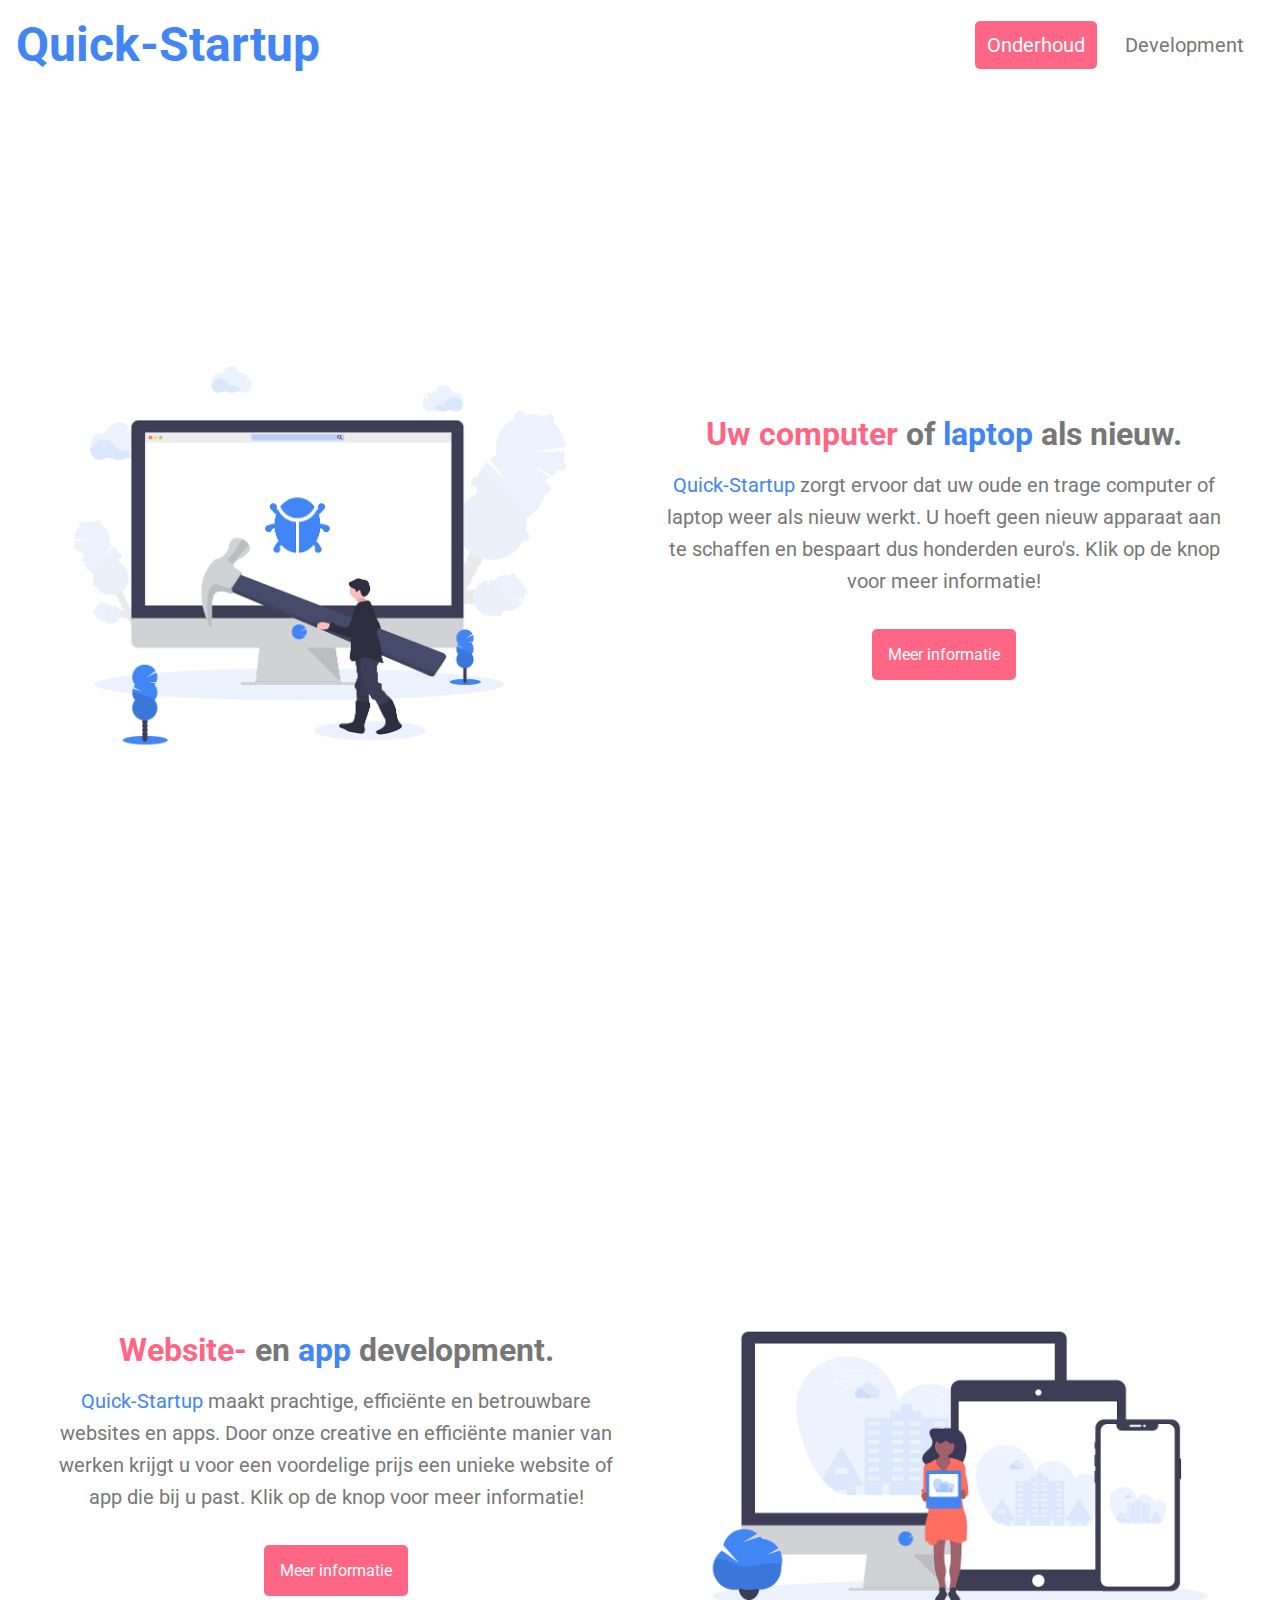
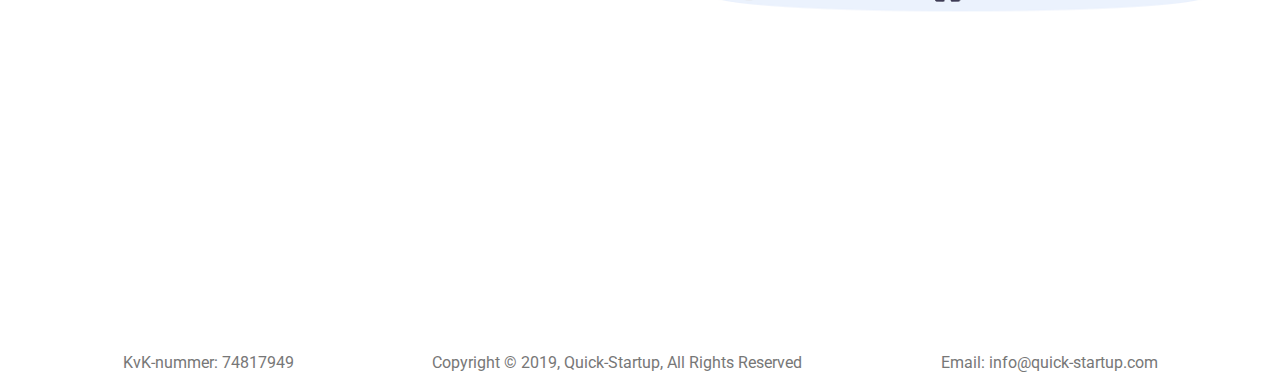
<file: index.html>
<!DOCTYPE html>
<html lang="en">

<head>
  <meta charset="UTF-8">
  <meta name="viewport" content="width=device-width, initial-scale=1.0">
  <meta http-equiv="X-UA-Compatible" content="ie=edge">

  <!-- Description -->
  <meta name="description"
    content="Quick-Startup computer en laptop reparatie en onderhoud, website- en app development.">

  <!-- Meta tags -->
  <meta name="keywords"
    content="Quick-Startup,Zoetermeer,Computer,Onderhoud,Reparatie,Upgrade,Support,Programming">
    
  <meta name="robots" content="index, follow">

  <!-- Title -->
  <title>Quick-Startup | Zoetermeer | ICT services</title>

  <!-- Fontsawesome -->
  <link rel="stylesheet" href="https://use.fontawesome.com/releases/v5.8.1/css/all.css"
    integrity="sha384-50oBUHEmvpQ+1lW4y57PTFmhCaXp0ML5d60M1M7uH2+nqUivzIebhndOJK28anvf" crossorigin="anonymous">

  <!-- CSS -->
  <link rel="stylesheet" href="css/style.css">
  <link rel="stylesheet" media="screen and (max-width: 767px)" href="css/mobile.css">
  <link rel="stylesheet" media="screen and (max-width: 1023px)" href="css/tablet.css">

</head>

<body>
  <!-- Navbar -->
  <nav id="navbar">
    <div class="m-1">
      <a href="index.html">
        <h1 class="primary-text l-heading">
          Quick-Startup
        </h1>
      </a>
    </div>
    <div class="m-1">
      <ul class="m-text">
        <li><a class="nav-item active-btn" href="#onderhoud">Onderhoud</a></li>
        <li><a class="nav-item" href="#development">Development</a></li>
      </ul>
    </div>
  </nav>

  <!-- Section Onderhoud -->
  <section id="onderhoud" class="flex-container m-1">
    <div class="onderhoud-img img-block"></div>
    <div class="text-block">
      <h2 class="m-heading">
        <span class="secondary-text">Uw computer</span> of <span class="primary-text">laptop</span> als nieuw.
      </h2>
      <p class="m-1">
        <span class="primary-text">Quick-Startup</span> zorgt ervoor dat uw oude en trage computer of laptop weer als nieuw werkt.
        U hoeft geen nieuw apparaat aan te schaffen en bespaart dus honderden euro's. Klik op de knop voor meer informatie!
      </p>
      <a class="primary-btn" href="onderhoud.html">Meer informatie</a>
    </div>
  </section>

  <!-- Section Development -->
  <section id="development" class="flex-container m-1">
    <div class="development-text text-block">
      <h2 class="m-heading">
        <span class="secondary-text">Website- </span>en <span class="primary-text">app</span> development.
      </h2>
      <p class="m-1">
        <span class="primary-text">Quick-Startup </span>maakt prachtige, efficiënte en betrouwbare websites en apps.
        Door onze creative en efficiënte manier van werken krijgt u voor een voordelige prijs een unieke website of app die bij u past.
        Klik op de knop voor meer informatie!
      </p>
      <a class="primary-btn" href="development.html">Meer informatie</a>
    </div>
    <div class="development-img img-block"></div>
  </section>

  <!-- Footer -->
  <footer id="main-footer">
    <div class="m-1">
      KvK-nummer: 74817949
    </div>
    <div class="m-1">
      Copyright &copy; 2019, Quick-Startup, All Rights Reserved
    </div>
    <div class="m-1">
      Email: info@quick-startup.com
    </div>
  </footer>
</body>

</html>

<!-- JQuery CDN -->
<script src="https://code.jquery.com/jquery-3.4.1.min.js"
  integrity="sha256-CSXorXvZcTkaix6Yvo6HppcZGetbYMGWSFlBw8HfCJo=" crossorigin="anonymous"></script>

<script src="js/main.js"></script>
</file>
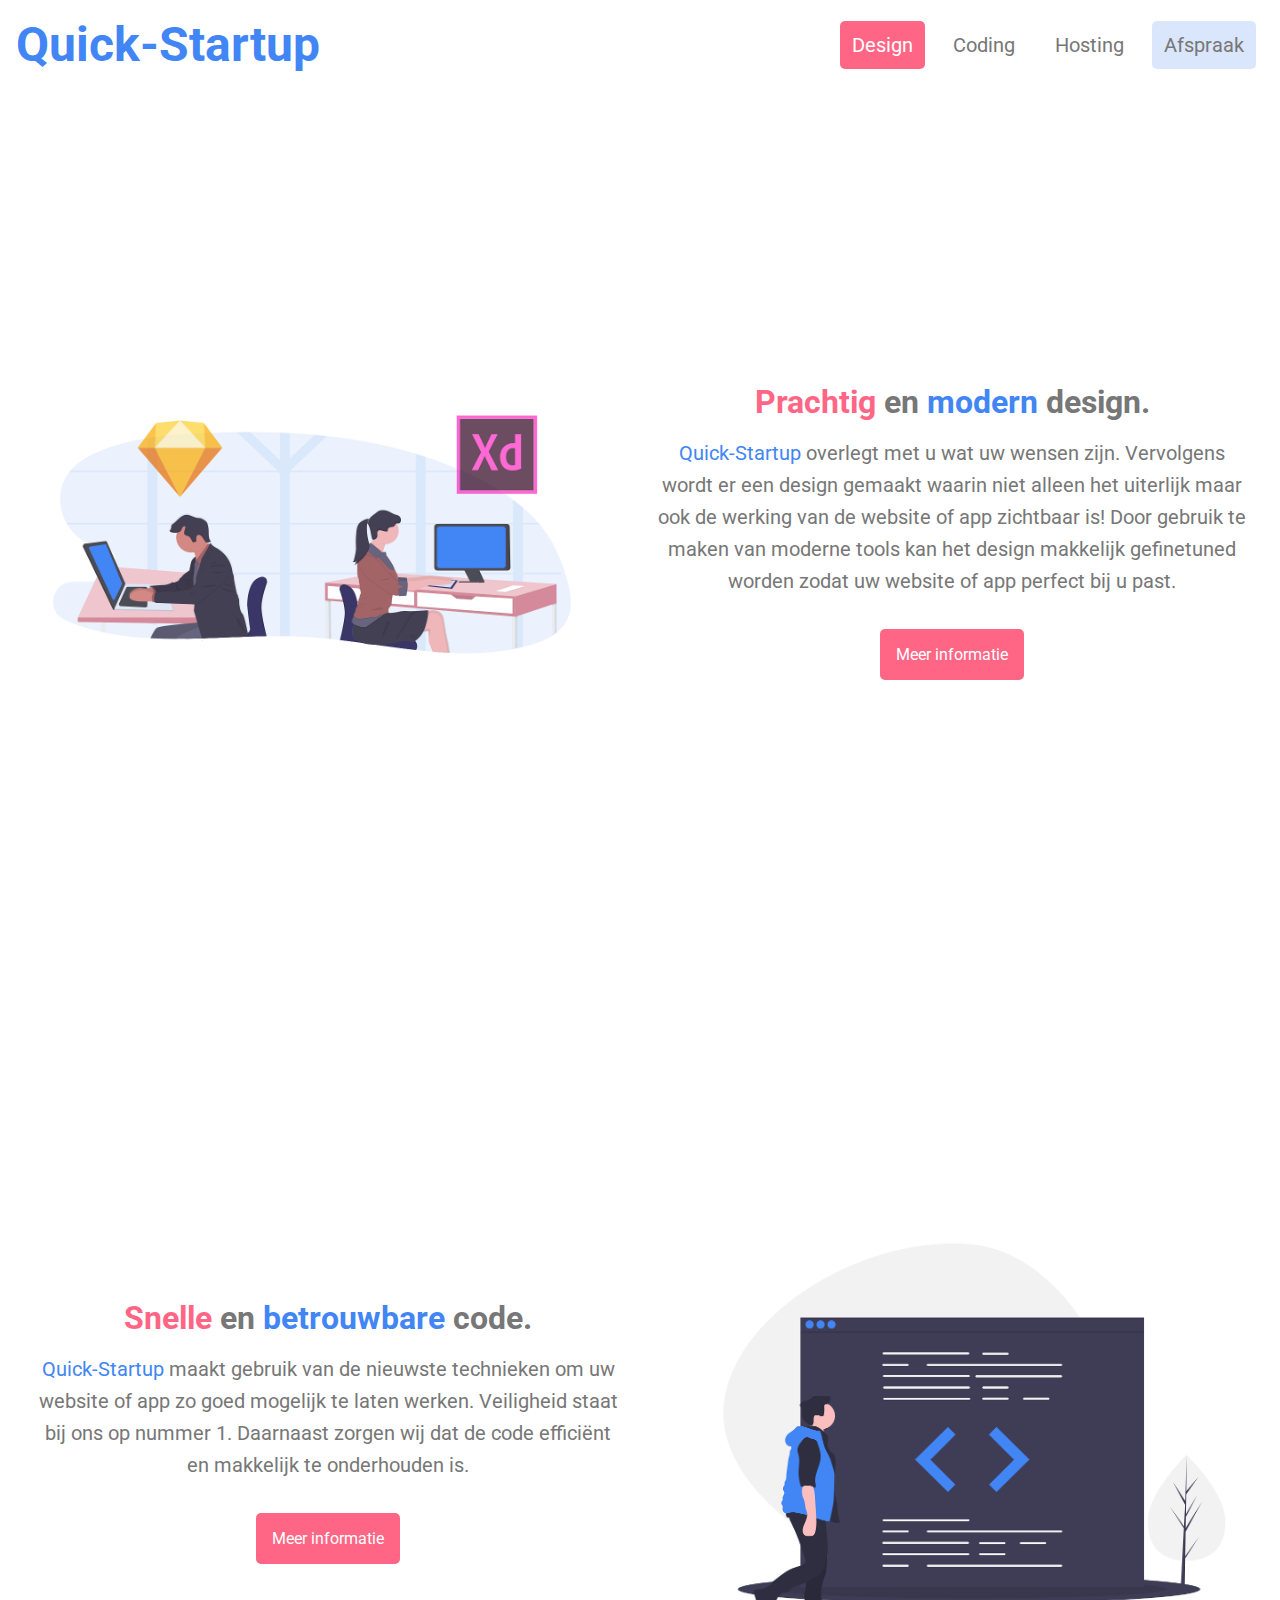
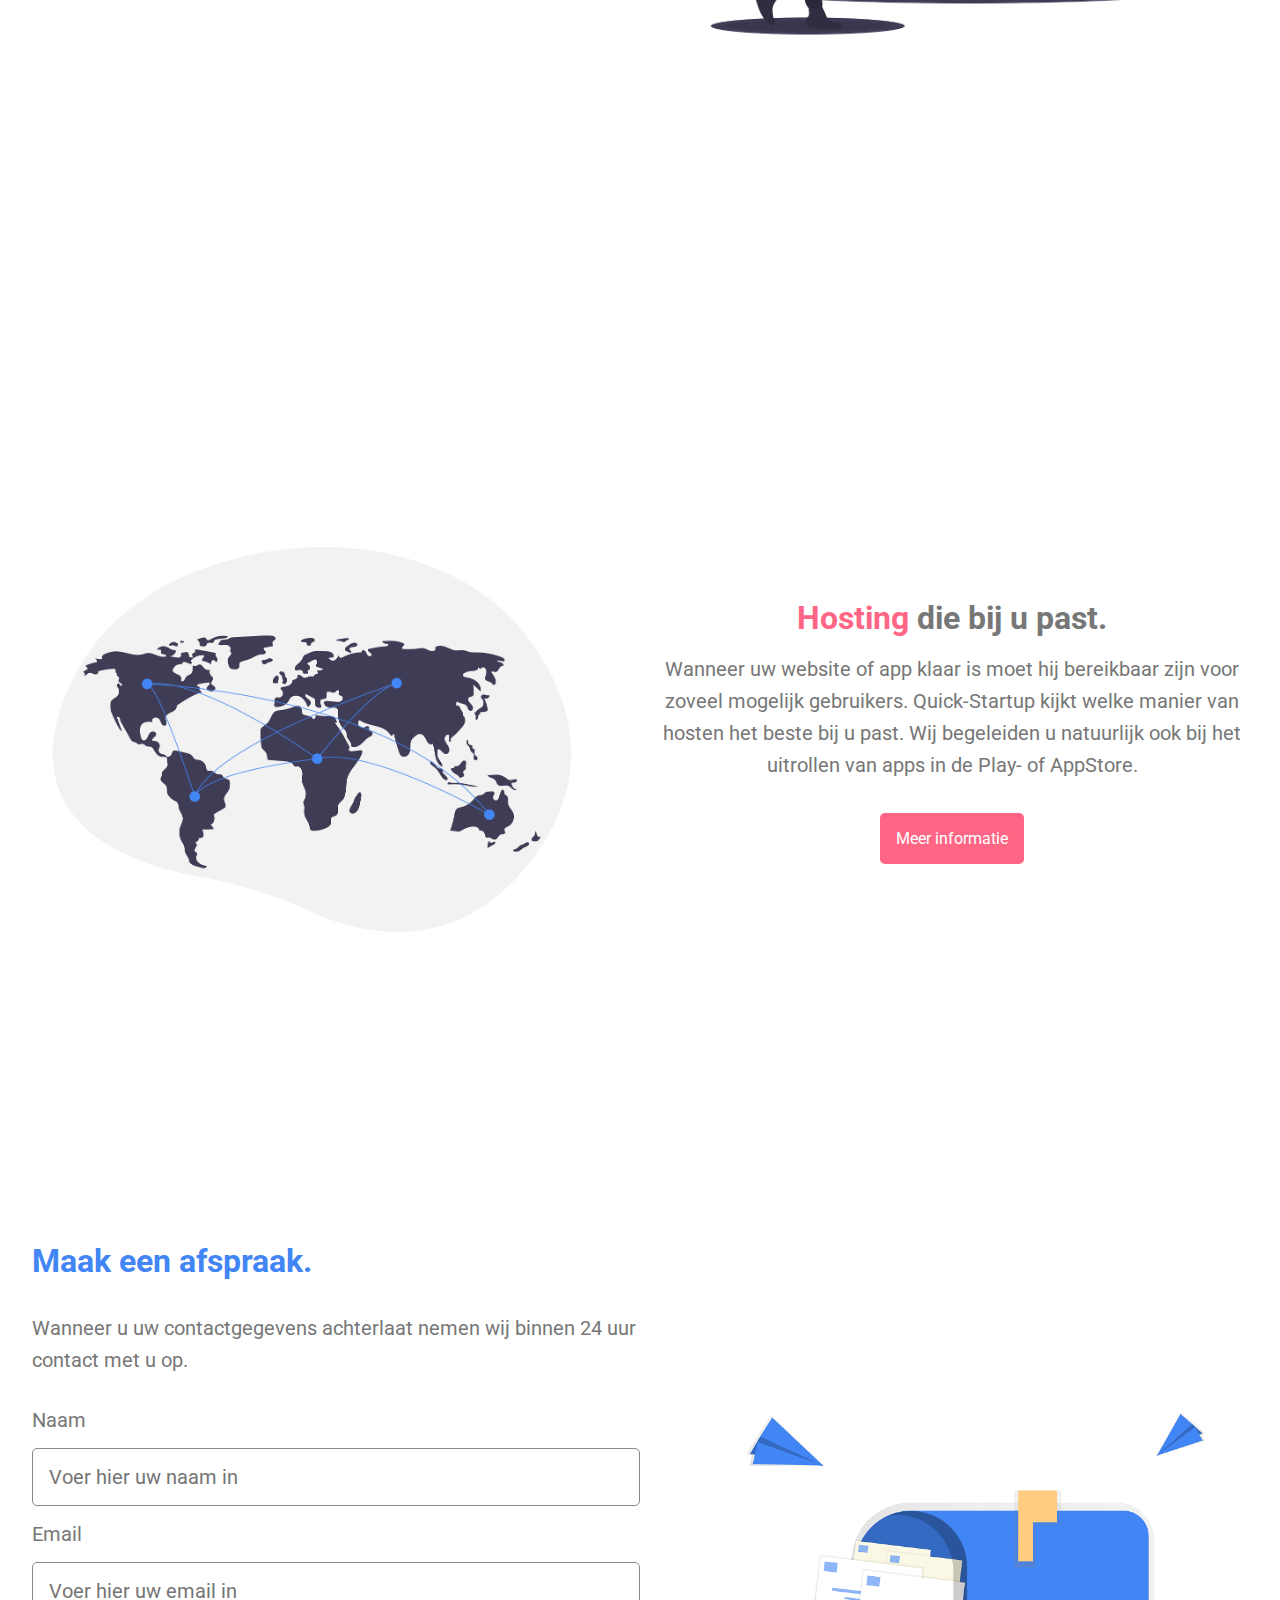
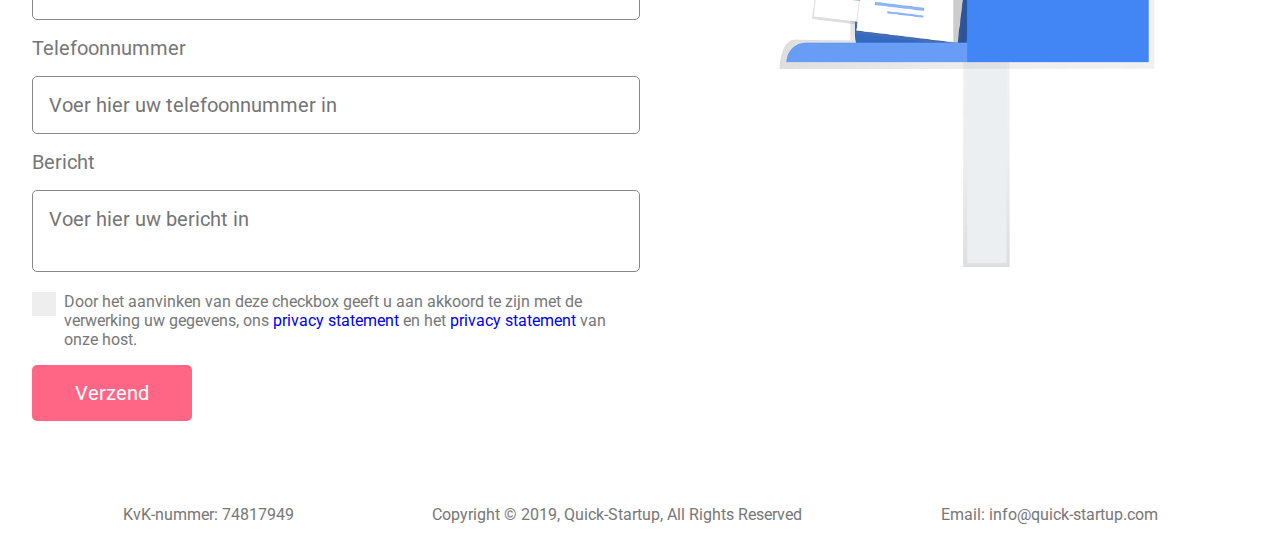
<file: development.html>
<!DOCTYPE html>
<html lang="en">

<head>
  <meta charset="UTF-8">
  <meta name="viewport" content="width=device-width, initial-scale=1.0">
  <meta http-equiv="X-UA-Compatible" content="ie=edge">

  <!-- Description -->
  <meta name="description"
    content="Quick-Startup computer en laptop reparatie en onderhoud, website- en app development.">

  <!-- Meta tags -->
  <meta name="keywords"
    content="Computer,Onderhoud,Reparatie,Upgrade,SSD,HDD,Quick-Startup,ICT,IT,Website,App,development,programmeren">

  <!-- Title -->
  <title>Quick-Startup | ICT services</title>

  <!-- Fontsawesome -->
  <link rel="stylesheet" href="https://use.fontawesome.com/releases/v5.8.1/css/all.css"
    integrity="sha384-50oBUHEmvpQ+1lW4y57PTFmhCaXp0ML5d60M1M7uH2+nqUivzIebhndOJK28anvf" crossorigin="anonymous">

  <!-- CSS -->
  <link rel="stylesheet" href="css/style.css">
  <link rel="stylesheet" media="screen and (max-width: 767px)" href="css/mobile.css">
  <link rel="stylesheet" media="screen and (max-width: 1023px)" href="css/tablet.css">

</head>

<body>
  <!-- Navbar -->
  <nav id="navbar">
    <div class="m-1">
      <a href="index.html">
        <h1 class="primary-text l-heading">
          Quick-Startup
        </h1>
      </a>
    </div>
    <div class="m-1">
      <ul class="m-text">
        <li><a class="nav-item active-btn" href="#design">Design</a></li>
        <li><a class="nav-item" href="#coding">Coding</a></li>
        <li><a class="nav-item" href="#hosting">Hosting</a></li>
        <li><a class="nav-item maak-afspraak-button" href="#contact">Afspraak</a></li>
      </ul>
    </div>
  </nav>

  <!-- Section Design -->
  <section id="design" class="flex-container">
    <div class="design-img img-block"></div>
    <div class="text-block">
      <h2 class="m-heading">
        <span class="secondary-text">Prachtig</span> en <span class="primary-text">modern</span> design.
      </h2>
      <p class="m-1">
        <span class="primary-text">Quick-Startup </span>overlegt met u wat uw wensen zijn.
        Vervolgens wordt er een design gemaakt waarin niet alleen het uiterlijk maar ook de werking van de website of app zichtbaar is!
        Door gebruik te maken van moderne tools kan het design makkelijk
        gefinetuned worden zodat uw website of app perfect bij u past.
      </p>
      <a id="design-modal-btn" class="primary-btn">Meer informatie</a>
    </div>
  </section>

  <!-- Design modal -->
  <div id="design-modal" class="modal">
    <div class="modal-content">
      <span class="design-close close">&times;</span>
      <h2 class="s-heading primary-text m-1">Prachting en modern design</h2>
      <p class="m-1">
        Quick-Startup maakt gebruik van Adobe XD, een programma waarin zowel het uiterlijk als de werking van een website of app gesimuleerd wordt.
        Meestal is het belangrijk dat uw website of app op zoveel mogelijk devices werkt. Adobe XD maakt het mogelijk om de website of app 
        op verschillende devices te weergeven. Daardoor kunnen wij snel en efficiënt developen en werkt uw website of app op zoveel mogelijk devices.
      </p>
    </div>
  </div>

  <!-- Section Coding -->
  <section id="coding" class="flex-container">
    <div class="coding-text text-block">
      <h2 class="m-heading">
        <span class="secondary-text">Snelle </span>en <span class="primary-text">betrouwbare</span> code.
      </h2>
      <p class="m-1">
        <span class="primary-text">Quick-Startup </span>maakt gebruik van de nieuwste technieken om uw website of app zo goed mogelijk
        te laten werken. Veiligheid staat bij ons op nummer 1. Daarnaast zorgen wij dat de code efficiënt en makkelijk te onderhouden is.
      </p>
      <a id="coding-modal-btn" class="primary-btn">Meer informatie</a>
    </div>
    <div class="coding-img img-block">
    </div>
  </section>

  <!-- Coding modal -->
  <div id="coding-modal" class="modal">
    <div class="modal-content">
      <span class="coding-close close">&times;</span>
      <h2 class="s-heading primary-text m-1">Snelle en betrouwbare code.</h2>
      <p class="m-1">
        Voor het ontwikkelen van websites maken wij gebruik van HTML, CSS, JavaScript en PHP. 
        Voor het ontwikkelen van apps maken wij gebruik van Flutter, een framework van Google waarmee
        apps voor zowel Android als IoS in één codebase gebouwd worden. Dit is onwijs efficiënt en scheelt dus in de kosten.
      </p>
    </div>
  </div>

  <!-- Section Hosting -->
  <section id="hosting" class="flex-container">
    <div class="hosting-img img-block">
    </div>
    <div class="hosting-text text-block">
      <h2 class="m-heading">
        <span class="secondary-text">Hosting </span>die bij u past.
      </h2>
      <p class="m-1">
        Wanneer uw website of app klaar is moet hij bereikbaar zijn voor zoveel mogelijk gebruikers.
        Quick-Startup kijkt welke manier van hosten het beste bij u past.
        Wij begeleiden u natuurlijk ook bij het uitrollen van apps in de Play- of AppStore.
      </p>
      <a id="hosting-modal-btn" class="primary-btn">Meer informatie</a>
    </div>
  </section>

  <!-- Hosting modal -->
  <div id="hosting-modal" class="modal">
    <div class="modal-content">
      <span class="hosting-close close">&times;</span>
      <h2 class="s-heading primary-text m-1">Hosting die bij u past.</h2>
      <p class="m-1">
        Tegenwoordig zijn er veel manieren van hosten mogelijk. Samen met u kijken wij welke manier het beste bij uw website of app past.
        Door kwalitatief goede diensten te kiezen bent u zo goed als altijd wereldwijd bereikbaar.
      </p>
    </div>
  </div>

  <!-- Section contact -->
  <section id="contact" class="flex-container">
    <div class="contact-form p-1 m-1">
      <h2 class="m-heading">
        <span class="primary-text">Maak een afspraak.</span>
      </h2>
      <p>
        Wanneer u uw contactgegevens achterlaat nemen wij binnen 24 uur contact met u op.
      </p>
      <form name="contact" method="POST" netlify-honeypot="bot-field" data-netlify="true">
        <p class="hidden">
          <label>Don’t fill this out if you're human: <input name="bot-field" /></label>
        </p>
        <div class="form-group">
          <label for="name" class="m-text">Naam</label>
          <input type="text" name="name" id="name" placeholder="Voer hier uw naam in">
        </div>
        <div class="form-group">
          <label for="email" class="m-text">Email</label>
          <input type="email" name="email" id="email" placeholder="Voer hier uw email in">
        </div>
        <div class="form-group">
          <label for="telefoon" class="m-text">Telefoonnummer</label>
          <input type="text" name="telefoon" id="telefoon" placeholder="Voer hier uw telefoonnummer in">
        </div>
        <div class="form-group">
          <label for="message" class="m-text">Bericht</label>
          <textarea name="message" id="message" placeholder="Voer hier uw bericht in"></textarea>
        </div>
        <div class="form-group">
          <label class="container">Door het aanvinken van deze checkbox geeft u aan akkoord te zijn met de verwerking uw
            gegevens, ons <a href="/gdpr/privacy-statement-quick-startup.pdf">privacy statement</a> en het <a
              href="gdpr/netlify-dpa.pdf">privacy statement</a> van onze host.
            <input type="checkbox" required>
            <span class="checkmark"></span>
          </label>
        </div>
        <input type="submit" value="Verzend" class="primary-btn">
      </form>
    </div>
    <div class="contact-img img-block"></div>
  </section>

  <!-- Footer -->
  <footer id="main-footer">
    <div class="m-1">
      KvK-nummer: 74817949
    </div>
    <div class="m-1">
      Copyright &copy; 2019, Quick-Startup, All Rights Reserved
    </div>
    <div class="m-1">
      Email: info@quick-startup.com
    </div>
  </footer>
</body>

</html>

<!-- JQuery CDN -->
<script src="https://code.jquery.com/jquery-3.4.1.min.js"
  integrity="sha256-CSXorXvZcTkaix6Yvo6HppcZGetbYMGWSFlBw8HfCJo=" crossorigin="anonymous"></script>

<script src="js/main.js"></script>
<script src="js/development.js"></script>
</file>
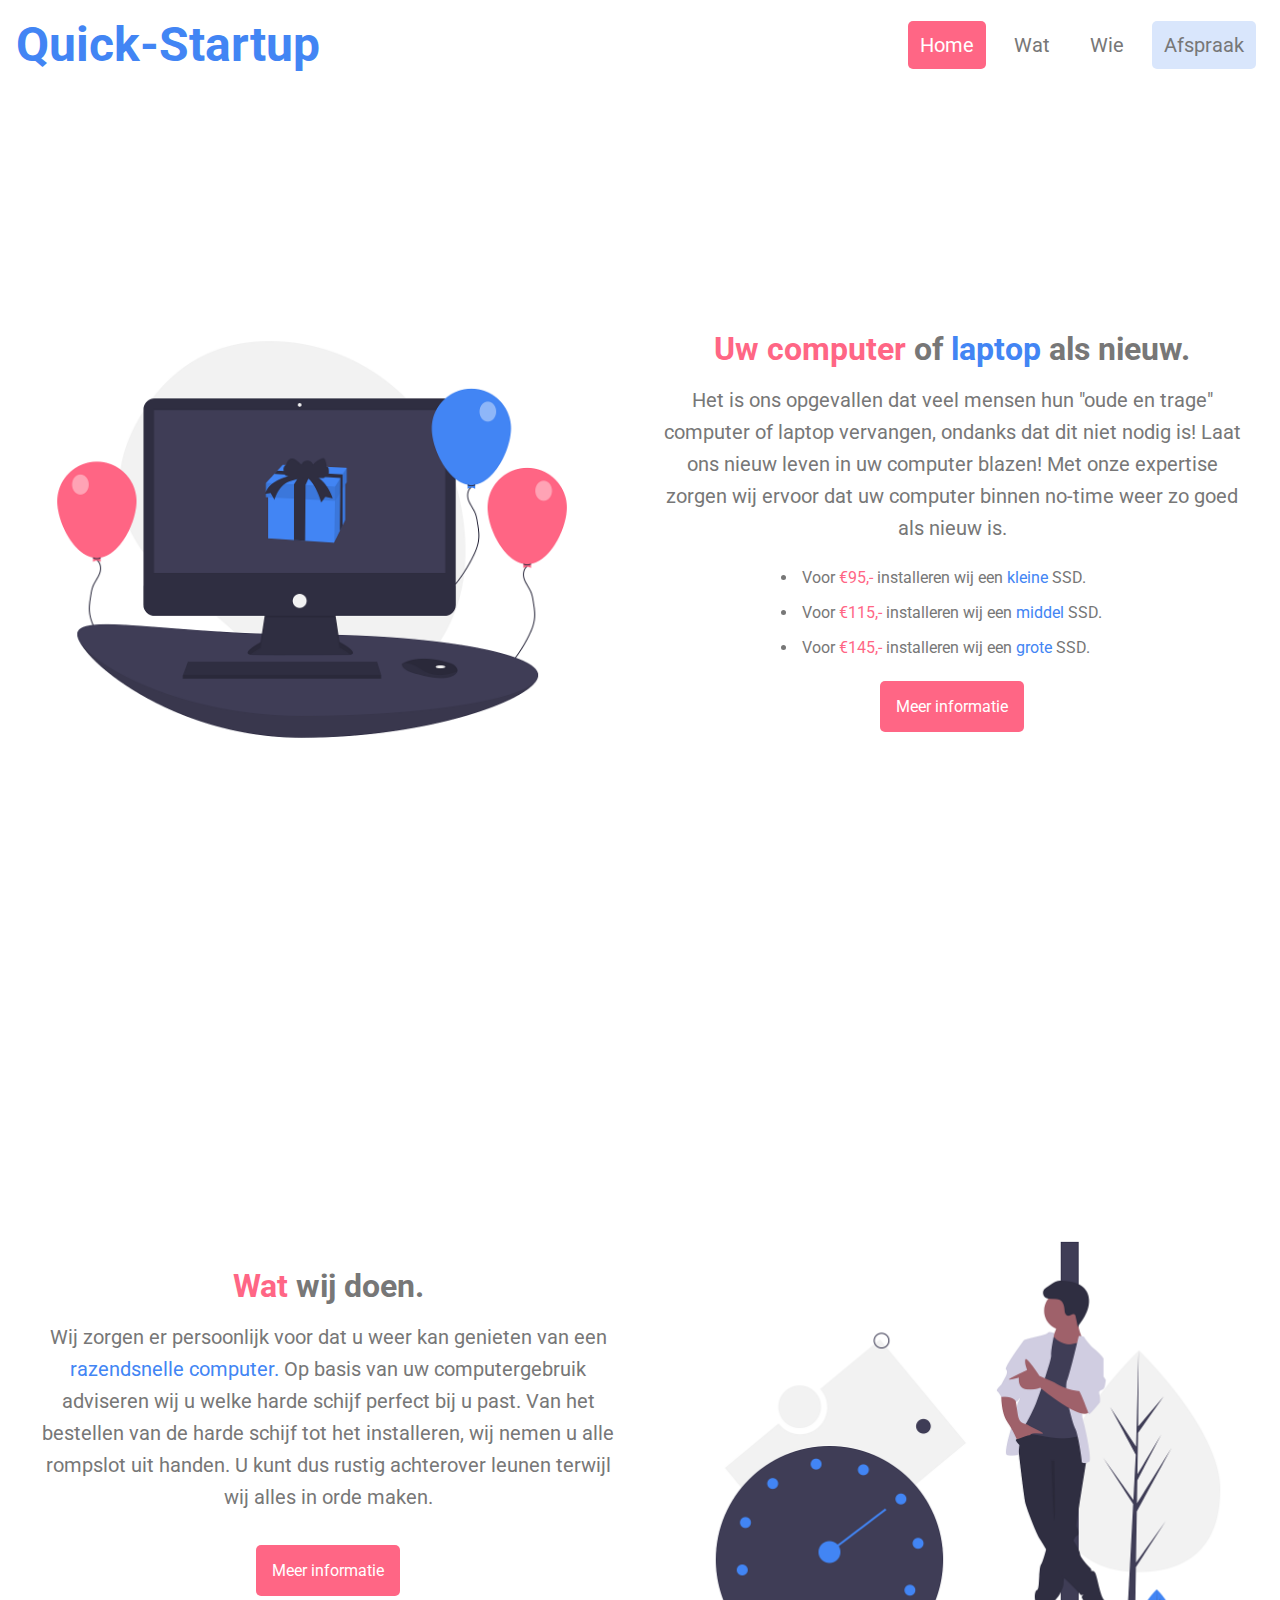
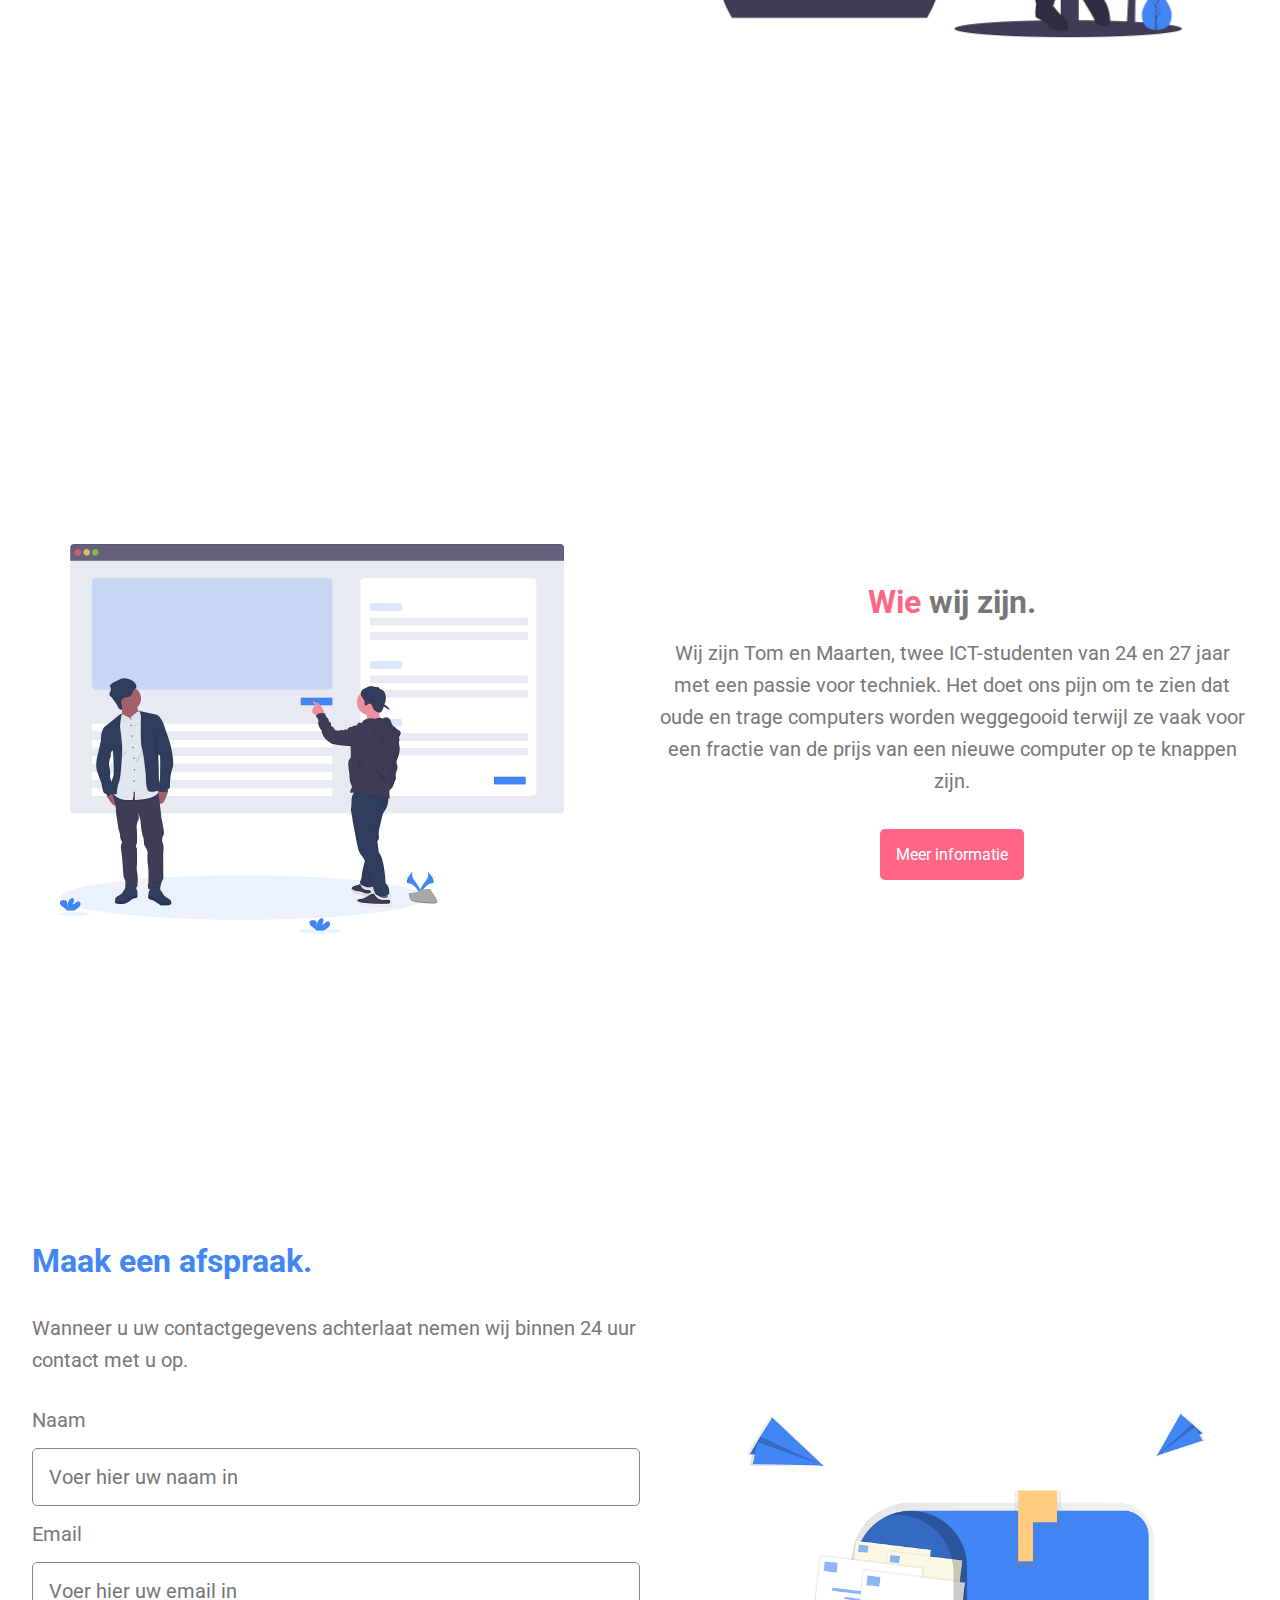
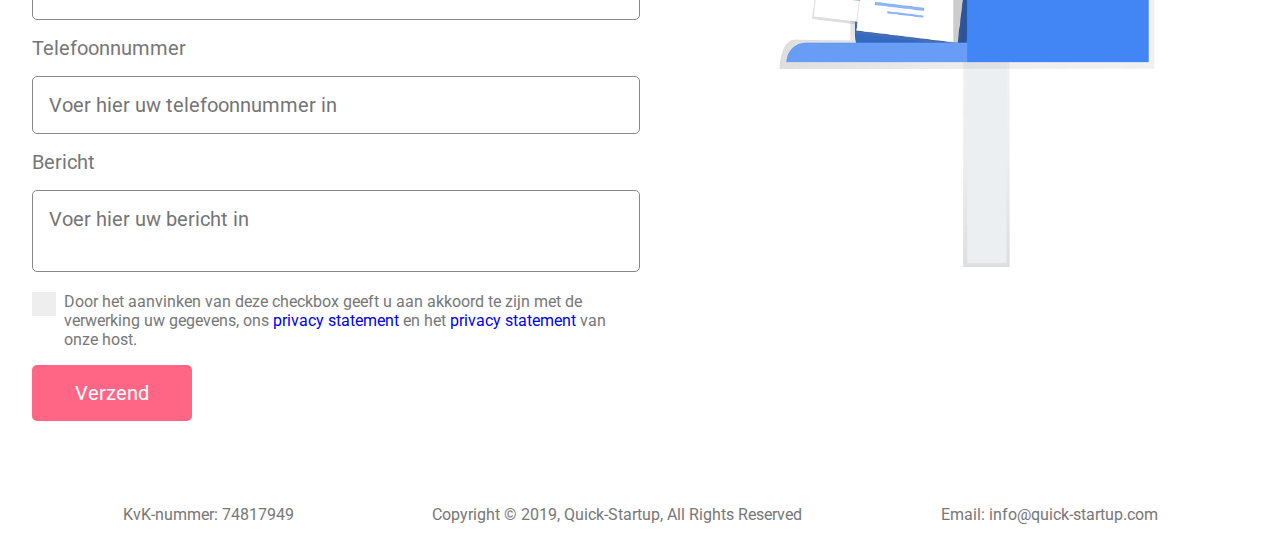
<file: onderhoud.html>
<!DOCTYPE html>
<html lang="en">

<head>
  <meta charset="UTF-8">
  <meta name="viewport" content="width=device-width, initial-scale=1.0">
  <meta http-equiv="X-UA-Compatible" content="ie=edge">

  <!-- Description -->
  <meta name="description"
    content="Quick-Startup computer en laptop reparatie en onderhoud, website- en app development.">

  <!-- Meta tags -->
  <meta name="keywords"
    content="Computer,Onderhoud,Reparatie,Upgrade,SSD,HDD,Quick-Startup,ICT,IT,Website,App,development,programmeren">

  <!-- Title -->
  <title>Quick-Startup | ICT services</title>

  <!-- Fontsawesome -->
  <link rel="stylesheet" href="https://use.fontawesome.com/releases/v5.8.1/css/all.css"
    integrity="sha384-50oBUHEmvpQ+1lW4y57PTFmhCaXp0ML5d60M1M7uH2+nqUivzIebhndOJK28anvf" crossorigin="anonymous">

  <!-- CSS -->
  <link rel="stylesheet" href="css/style.css">
  <link rel="stylesheet" media="screen and (max-width: 767px)" href="css/mobile.css">
  <link rel="stylesheet" media="screen and (max-width: 1023px)" href="css/tablet.css">

</head>

<body>
  <!-- Navbar -->
  <nav id="navbar">
    <div class="m-1">
      <a href="index.html">
        <h1 class="primary-text l-heading">
          Quick-Startup
        </h1>
      </a>
    </div>
    <div class="m-1">
      <ul class="m-text">
        <li><a class="nav-item active-btn" href="#home">Home</a></li>
        <li><a class="nav-item" href="#wat">Wat</a></li>
        <li><a class="nav-item" href="#wie">Wie</a></li>
        <li><a class="nav-item maak-afspraak-button" href="#contact">Afspraak</a></li>
      </ul>
    </div>
  </nav>

  <!-- Section home -->
  <section id="home" class="flex-container">
    <div class="home-img img-block"></div>
    <div class="text-block">
      <h2 class="m-heading">
        <span class="secondary-text">Uw computer</span> of <span class="primary-text">laptop</span> als nieuw.
      </h2>
      <p class="m-1">
        Het is ons opgevallen dat veel mensen hun "oude en trage" computer of laptop vervangen,
        ondanks dat dit niet nodig is! Laat ons nieuw leven in uw computer blazen!
        Met onze expertise zorgen wij ervoor dat uw computer binnen no-time weer zo goed als nieuw is.
      </p>
      <ul class="prijslijst">
        <li class="prijslijst-item">
          Voor <span class="secondary-text">€95,-</span> installeren wij een <span class="primary-text">kleine</span>
          SSD.
        </li>
        <li class="prijslijst-item">
          Voor <span class="secondary-text">€115,-</span> installeren wij een <span class="primary-text">middel</span>
          SSD.
        </li>
        <li class="prijslijst-item">
          Voor <span class="secondary-text">€145,-</span> installeren wij een <span class="primary-text">grote</span>
          SSD.
        </li>
      </ul>

      <a id="home-modal-btn" class="primary-btn">Meer informatie</a>
    </div>
  </section>

  <!-- Home modal -->
  <div id="home-modal" class="modal">
    <div class="modal-content">
      <span class="home-close close">&times;</span>
      <h2 class="s-heading primary-text m-1">Uw computer of laptop als nieuw.</h2>
      <p class="m-1">Als er iets mis is met uw fiets of auto is er meestal maar één onderdeel wat vervangen moet worden.
        Voor uw computer geldt hetzelfde!<br><br>
        Bijna alle computers van voor 2017 beschikken nog over een oude harde schijf, de zogenaamde "HDD".
        Deze HDD takelt veel sneller af dan de andere computeronderdelen.
        Daarom wordt er sinds een paar jaar aangeraden om een computer met een nieuwe soort harde schijf te kopen.
        De zogenaamde SSD (geheugensteun: <i><b>S</b>uper<b>S</b>nel<b>D</b></i>).
        De SSD is in elk opzicht beter dan zijn voorganger. Hij is sneller, veiliger, duurzamer en goedkoper.
        Een nieuwe computer kost u honderden euros. En dat terwijl uw computer meestal alleen een nieuwe harde schijf
        nodig
        heeft.<br><br>
        <i>In 99% van de gevallen is vervanging van uw oude harde schijf meer dan voldoende is om uw computer nieuw
          leven
          in te blazen!</i>
      </p>
    </div>
  </div>

  <!-- Section wat -->
  <section id="wat" class="flex-container">
    <div class="wat-text text-block">
      <h2 class="m-heading">
        <span class="secondary-text">Wat </span> wij doen.
      </h2>
      <p class="m-1">
        Wij zorgen er persoonlijk voor dat u weer kan genieten van een <span class="primary-text">razendsnelle
          computer.</span>
        Op basis van uw computergebruik adviseren wij u welke harde schijf perfect bij u past.
        Van het bestellen van de harde schijf tot het installeren, wij nemen u alle rompslot uit handen.
        U kunt dus rustig achterover leunen terwijl wij alles in orde maken.
      </p>
      <a id="wat-modal-btn" class="primary-btn">Meer informatie</a>
    </div>
    <div class="wat-img img-block">
    </div>
  </section>

  <!-- Wat modal -->
  <div id="wat-modal" class="modal">
    <div class="modal-content">
      <span class="wat-close close">&times;</span>
      <h2 class="s-heading primary-text m-1">Wat wij doen.</h2>
      <p class="m-1">
        Allereerst bepalen we samen met u wat voor type harde schijf het beste bij uw computergebruik past.
        Vervolgens maken wij een backup van uw programma’s en bestanden zodat deze later door ons op de nieuwe harde
        schijf (SSD) kunnen worden geïnstalleerd.<br>
        Hierna wordt de behuizing open gemaakt en worden de schijven snel en vakkundig door ons gewisseld.
        Daarna is het alleen nog een kwestie van Windows of Mac installeren en uw oude bestanden en programma’s
        terugzetten. <br><br>
        <i>Voordat u het weet is uw oude vertrouwde computer weer helemaal als nieuw!</i>
      </p>
    </div>
  </div>

  <!-- Section wie -->
  <section id="wie" class="flex-container">
    <div class="wie-img img-block">
    </div>
    <div class="wie-text text-block">
      <h2 class="m-heading">
        <span class="secondary-text">Wie </span>wij zijn.
      </h2>
      <p class="m-1">
        Wij zijn Tom en Maarten, twee ICT-studenten van 24 en 27 jaar met een passie voor techniek.
        Het doet ons pijn om te zien dat oude en trage computers worden weggegooid terwijl ze vaak
        voor een fractie van de prijs van een nieuwe computer op te knappen zijn.
      </p>
      <a id="wie-modal-btn" class="primary-btn">Meer informatie</a>
    </div>
  </section>

  <!-- Wie modal -->
  <div id="wie-modal" class="modal">
    <div class="modal-content">
      <span class="wie-close close">&times;</span>
      <h2 class="s-heading primary-text m-1">Wie wij zijn.</h2>
      <p class="m-1">
        Door onze opleiding en vanuit persoonlijke interesse zijn wij veel bezig met computers.
        Wij geloven erin dat wij een hoop frustratie van trage computers kunnen wegnemen. Niet alleen bij particulieren,
        maar ook bij MKB'ers. Doordat wij studeren werken wij flexibele uren. 's Ochtends, 's middags, 's avonds
        of 's nachts. Wij komen langs wanneer het u uitkomt.
      </p>
    </div>
  </div>

  <!-- Section contact -->
  <section id="contact" class="flex-container">
    <div class="contact-form p-1 m-1">
      <h2 class="m-heading">
        <span class="primary-text">Maak een afspraak.</span>
      </h2>
      <p>
        Wanneer u uw contactgegevens achterlaat nemen wij binnen 24 uur contact met u op.
      </p>
      <form name="contact" method="POST" netlify-honeypot="bot-field" data-netlify="true">
        <p class="hidden">
          <label>Don’t fill this out if you're human: <input name="bot-field" /></label>
        </p>
        <div class="form-group">
          <label for="name" class="m-text">Naam</label>
          <input type="text" name="name" id="name" placeholder="Voer hier uw naam in">
        </div>
        <div class="form-group">
          <label for="email" class="m-text">Email</label>
          <input type="email" name="email" id="email" placeholder="Voer hier uw email in">
        </div>
        <div class="form-group">
          <label for="telefoon" class="m-text">Telefoonnummer</label>
          <input type="text" name="telefoon" id="telefoon" placeholder="Voer hier uw telefoonnummer in">
        </div>
        <div class="form-group">
          <label for="message" class="m-text">Bericht</label>
          <textarea name="message" id="message" placeholder="Voer hier uw bericht in"></textarea>
        </div>
        <div class="form-group">
          <label class="container">Door het aanvinken van deze checkbox geeft u aan akkoord te zijn met de verwerking uw
            gegevens, ons <a href="/gdpr/privacy-statement-quick-startup.pdf">privacy statement</a> en het <a
              href="gdpr/netlify-dpa.pdf">privacy statement</a> van onze host.
            <input type="checkbox" required>
            <span class="checkmark"></span>
          </label>
        </div>
        <input type="submit" value="Verzend" class="primary-btn">
      </form>
    </div>
    <div class="contact-img img-block"></div>
  </section>

  <!-- Footer -->
  <footer id="main-footer">
    <div class="m-1">
      KvK-nummer: 74817949
    </div>
    <div class="m-1">
      Copyright &copy; 2019, Quick-Startup, All Rights Reserved
    </div>
    <div class="m-1">
      Email: info@quick-startup.com
    </div>
  </footer>
</body>

</html>

<!-- JQuery CDN -->
<script src="https://code.jquery.com/jquery-3.4.1.min.js"
  integrity="sha256-CSXorXvZcTkaix6Yvo6HppcZGetbYMGWSFlBw8HfCJo=" crossorigin="anonymous"></script>

<script src="js/main.js"></script>
<script src="js/onderhoud.js"></script>
</file>
<file: css/mobile.css>
p {
  margin: 0.5rem 0;
  padding: 0.5rem 0;
}

/* Utility */

.l-heading {
  font-size: 1.5rem;
  margin: 0.5rem 0;
}

.img-block {
  width: 100vw;
}

.text-block {
  margin: 0;
}

.flex-container {
  flex-direction: column;
  height: 88vh;
}

  /* Navbar */
#navbar {
  flex-direction: column;
  margin: 0.5rem;
  padding: 0.5rem;
}

#navbar div {
  margin: 0;
}

#navbar ul li{
  padding: 0.75rem;
  font-size: 0.75rem;
}

#navbar ul li a {
  margin: 0 !important;
}

#development {
  flex-direction: column-reverse;
}

/* Section: Home */

#home ul {
  list-style-type: none;
  align-content: center;
}

#home .prijslijst .prijslijst-item {
  text-align: center;
  padding: 0;
}

.flex-container {
  flex-direction: column;
}

/* Section: Wat */
#wat {
  flex-direction: column-reverse;
}

/* Contact */
#contact {
  display: block;
}

#contact .contact-img {
  display: none;
}

/* Modal */
.modal {
  padding-top: 5vh; /* Location of the box */
}

.modal-content {
  width: 90%;
}

#main-footer {
  flex-direction: column;
}

#main-footer div {
  margin: 0.5rem 0.5rem !important;

}
</file>
<file: css/tablet.css>
.primary-btn {
  font-size: 0.75rem;
  padding: 0.75rem;
  font-size: 1rem;
}

#contact {
  display: block;
}

#contact .img-block {
  display: none;
}
</file>
<file: css/style.css>
/* Fonts */

@import url("https://fonts.googleapis.com/css?family=Roboto");

/* General */
/* Padding and margin reset */
* {
  box-sizing: border-box;
  padding: 0;
  margin: 0;
  font-family: "Roboto", sans-serif;
}

/* Remove link styling */
a {
  text-decoration: none;
}

/* Normal text styling */
p {
  color: #777;
  line-height: 2rem;
  font-size: 1.25rem;
}

/* Utility */
.primary-text {
  color: #4285f4 !important;
}

.secondary-text {
  color: #ff6685 !important;
}

.active-btn {
  background: #ff6685 !important;
  border-radius: 5px;
  color: #fff !important;
}

.l-heading {
  font-size: 3rem;
  color: #777;
}

.m-heading {
  font-size: 2rem;
  color: #777;
}

.s-heading {
  font-size: 1.25rem;
  color: #777;
}

.l-text {
  font-size: 1.5rem;
}

.m-text {
  font-size: 1.25rem;
}

.s-text {
  font-size: 0.75rem;
}

.p-1 {
  padding: 1rem;
}

.p-2 {
  padding: 2rem;
}

.p-3 {
  padding: 3rem;
}

.m-1 {
  margin: 1rem;
}

.m-2 {
  margin: 2rem;
}

.m-3 {
  margin: 3rem;
}

.primary-btn {
  background: #ff6685;
  border-radius: 5px;
  padding: 1rem;
  margin: 1rem;
  color: #fff !important;
  max-width: 10rem;
  border: none !important;
}

.primary-btn:hover {
  cursor: pointer;
  background: #ff7685;
}

.text-block {
  display: flex;
  flex-direction: column;
  align-items: center;
  text-align: center;
  margin: 0 1rem;
}

.img-block {
  height: 100%;
}

.flex-container {
  display: flex;
  align-items: center;
  height: 100vh;
}

.hidden {
  display: none;
}

.maak-afspraak-button {
  background: #d9e6fc !important;
  color: #777 !important;
  border-radius: 5px;
}

.maak-afspraak-button:hover {
  background: #4285f4 !important;
  border-radius: 5px;
  color: #fff !important;
}

/* Navbar */
#navbar {
  display: flex;
  justify-content: space-between;
  align-items: center;

  background: #fff;

  position: sticky;
  z-index: 1;
  top: 0;
}

#navbar ul {
  display: flex;
  list-style: none;
}

#navbar ul li a {
  color: #777;
  padding: 0.75rem;
  margin: 0.5rem;
}

#navbar ul li a:hover {
  background: #ff7685;
  border-radius: 5px;
  color: #fff;
}

/* Page : Index */
/* Section: Onderhoud */
#onderhoud div {
  flex: 1;
}

#onderhoud .onderhoud-img {
  background: url("../img/onderhoud-img.png") no-repeat center center/contain;
}

/* Section: Development */
#development div {
  flex: 1;
}

#development .development-img {
  background: url("../img/development-img.png") no-repeat center center/contain;
}

/* Page: Onderhoud */
/* Section: Home */
#home div {
  flex: 1;
}

#home .prijslijst {
  display: flex;
  flex-direction: column;
}

#home .prijslijst .prijslijst-item {
  text-align: left;
  color: #777;
  padding: 0.25rem;
  margin: 0.25rem;
}

#home .home-img {
  background: url("../img/home-img.png") no-repeat center center/contain;
}

/* Section: Wat*/

#wat div {
  flex: 1;
}

#wat .wat-img {
  background: url("../img/wat-img.png") no-repeat center center/contain;
}

/* Section: Wie */
#wie div {
  flex: 1;
}

#wie .wie-img {
  background: url("../img/wie-img.png") no-repeat center center/contain;
}

/* Page: Development */
/* Section: Design */
#design div {
  flex: 1;
}

#design .design-img {
  background: url("../img/design-img.png") no-repeat center center/contain;
}

/* Section: Code */
#coding div {
  flex: 1;
}

#coding .coding-img {
  background: url("../img/coding-img.png") no-repeat center center/contain;
}

/* Section: Hosting */
#hosting div {
  flex: 1;
}

#hosting .hosting-img {
  background: url("../img/hosting-img.png") no-repeat center center/contain;
}

/* Section: Contact */
#contact {
  height: unset;
}

#contact div {
  flex: 1;
}

#contact .contact-img {
  background: url("../img/contact-img.png") no-repeat center center/contain;
  height: 100vh;
}

#contact form label {
  display: block;
  color: #777;
}

#contact .contact-form input,
#contact .contact-form textarea {
  width: 100%;
  border: #888 solid 1px;
  border-radius: 5px;
  font-size: 1.25rem;
  margin: 1rem 0;
  padding: 1rem;
  resize: unset;
}

#contact .checkbox {
  clear: left;
  float: left;
}

#contact .submit-btn:hover {
  cursor: pointer;
  background: #ff7685;
}

#contact p {
  margin: 1rem 0;
  padding: 1rem 0;
}

/* Footer */
#main-footer {
  display: flex;
  justify-content: space-evenly;
  align-items: center;
  color: #777;
}

#main-footer div {
  text-align: center;
}

/* Checkbox */
/* The container */
.container {
  position: relative;
  padding-left: 2rem;
  cursor: pointer;
}

/* Hide the browser's default checkbox */
.container input {
  display: none;
}

/* Create a custom checkbox */
.checkmark {
  position: absolute;
  top: 0;
  left: 0;
  height: 1.5rem;
  width: 1.5rem;
  background-color: #eee;
}

/* On mouse-over, add a grey background color */
.container:hover input ~ .checkmark {
  background-color: #ccc;
}

/* When the checkbox is checked, add a blue background */
.container input:checked ~ .checkmark {
  background-color: #4285f4;
}

/* Create the checkmark/indicator (hidden when not checked) */
.checkmark:after {
  content: "";
  position: absolute;
  display: none;
}

/* Show the checkmark when checked */
.container input:checked ~ .checkmark:after {
  display: block;
}

/* Style the checkmark/indicator */
.container .checkmark:after {
  left: 9px;
  top: 5px;
  width: 5px;
  height: 10px;
  border: solid white;
  border-width: 0 3px 3px 0;
  -webkit-transform: rotate(45deg);
  -ms-transform: rotate(45deg);
  transform: rotate(45deg);
}

/* Modal */

/* The Modal (background) */
.modal {
  display: none; /* Hidden by default */
  position: fixed; /* Stay in place */
  z-index: 1; /* Sit on top */
  padding-top: 20vh; /* Location of the box */
  left: 0;
  top: 0;
  width: 100%; /* Full width */
  height: 100%; /* Full height */
  overflow: auto; /* Enable scroll if needed */
  background-color: rgb(0, 0, 0); /* Fallback color */
  background-color: rgba(0, 0, 0, 0.4); /* Black w/ opacity */
}

/* Modal Content */
.modal-content {
  background-color: #fefefe;
  margin: auto;
  padding: 20px;
  border: 1px solid #888;
  border-radius: 5px;
  width: 50%;
}

/* The Close Button */
.close {
  color: #888;
  float: right;
  font-size: 28px;
  font-weight: bold;
}

.close:hover,
.close:focus {
  color: #000;
  text-decoration: none;
  cursor: pointer;
}
</file>
